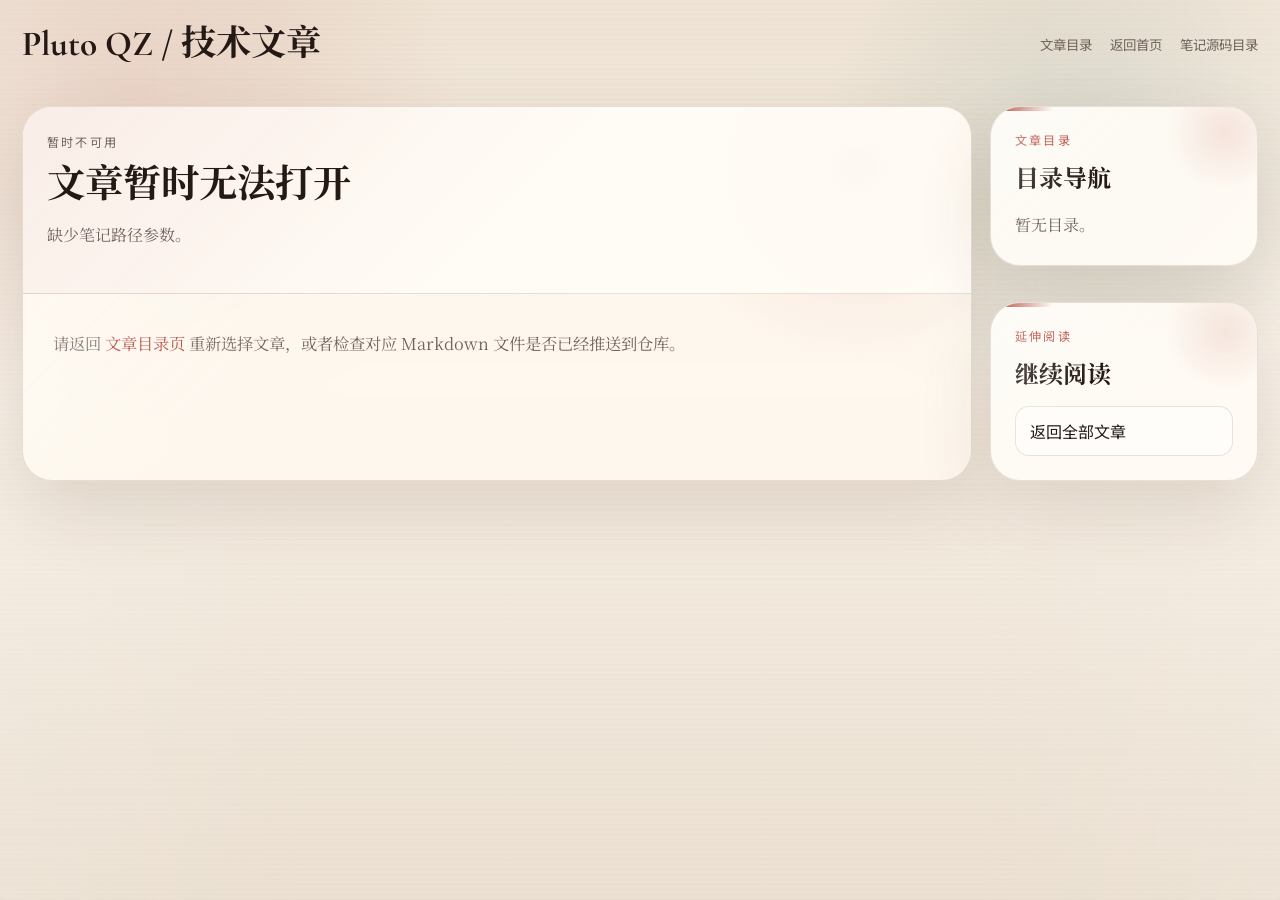
<file: note.html>
<!DOCTYPE html>
<html lang="zh-CN">
<head>
    <meta charset="utf-8">
    <meta name="viewport" content="width=device-width, initial-scale=1">
    <title>Pluto QZ | 技术文章</title>
    <meta name="description" content="Pluto QZ 的单篇技术文章页面，聚焦大模型、智能体与计算机相关内容。">
    <link rel="preconnect" href="https://fonts.googleapis.com">
    <link rel="preconnect" href="https://fonts.gstatic.com" crossorigin>
    <link href="https://fonts.googleapis.com/css2?family=Cormorant+Garamond:wght@500;600;700&family=Noto+Sans+SC:wght@400;500;700&family=Noto+Serif+SC:wght@400;500;600;700&display=swap" rel="stylesheet">
    <link rel="stylesheet" href="notes.css">
</head>
<body class="note-view-page">
    <div class="notes-page">
        <header class="notes-topbar">
            <a class="notes-brand" href="index.html">Pluto QZ / 技术文章</a>
            <nav class="notes-nav">
                <a href="notes.html">文章目录</a>
                <a href="index.html">返回首页</a>
                <a href="https://github.com/plutoqz/plutoqz.github.io/tree/main/notes" target="_blank" rel="noreferrer">笔记源码目录</a>
            </nav>
        </header>

        <main class="note-layout">
            <section class="note-article-shell">
                <div class="note-meta-band">
                    <p class="eyebrow" id="note-category">正在载入</p>
                    <h1 id="note-title">正在读取文章...</h1>
                    <p id="note-summary">请稍等，页面正在载入文章内容。</p>
                    <div class="note-meta" id="note-meta"></div>
                </div>
                <article class="markdown-body" id="note-article" aria-live="polite"></article>
            </section>

            <aside class="note-sidebar">
                <section class="sidebar-card">
                    <p class="eyebrow">文章目录</p>
                    <h2>目录导航</h2>
                    <div class="toc-list" id="toc-list"></div>
                </section>
                <section class="sidebar-card">
                    <p class="eyebrow">延伸阅读</p>
                    <h2>继续阅读</h2>
                    <div class="related-list" id="related-list"></div>
                </section>
            </aside>
        </main>
    </div>

    <script src="assets/lib/marked.min.js"></script>
    <script src="notes-common.js"></script>
    <script src="note-view.js"></script>
</body>
</html>
</file>
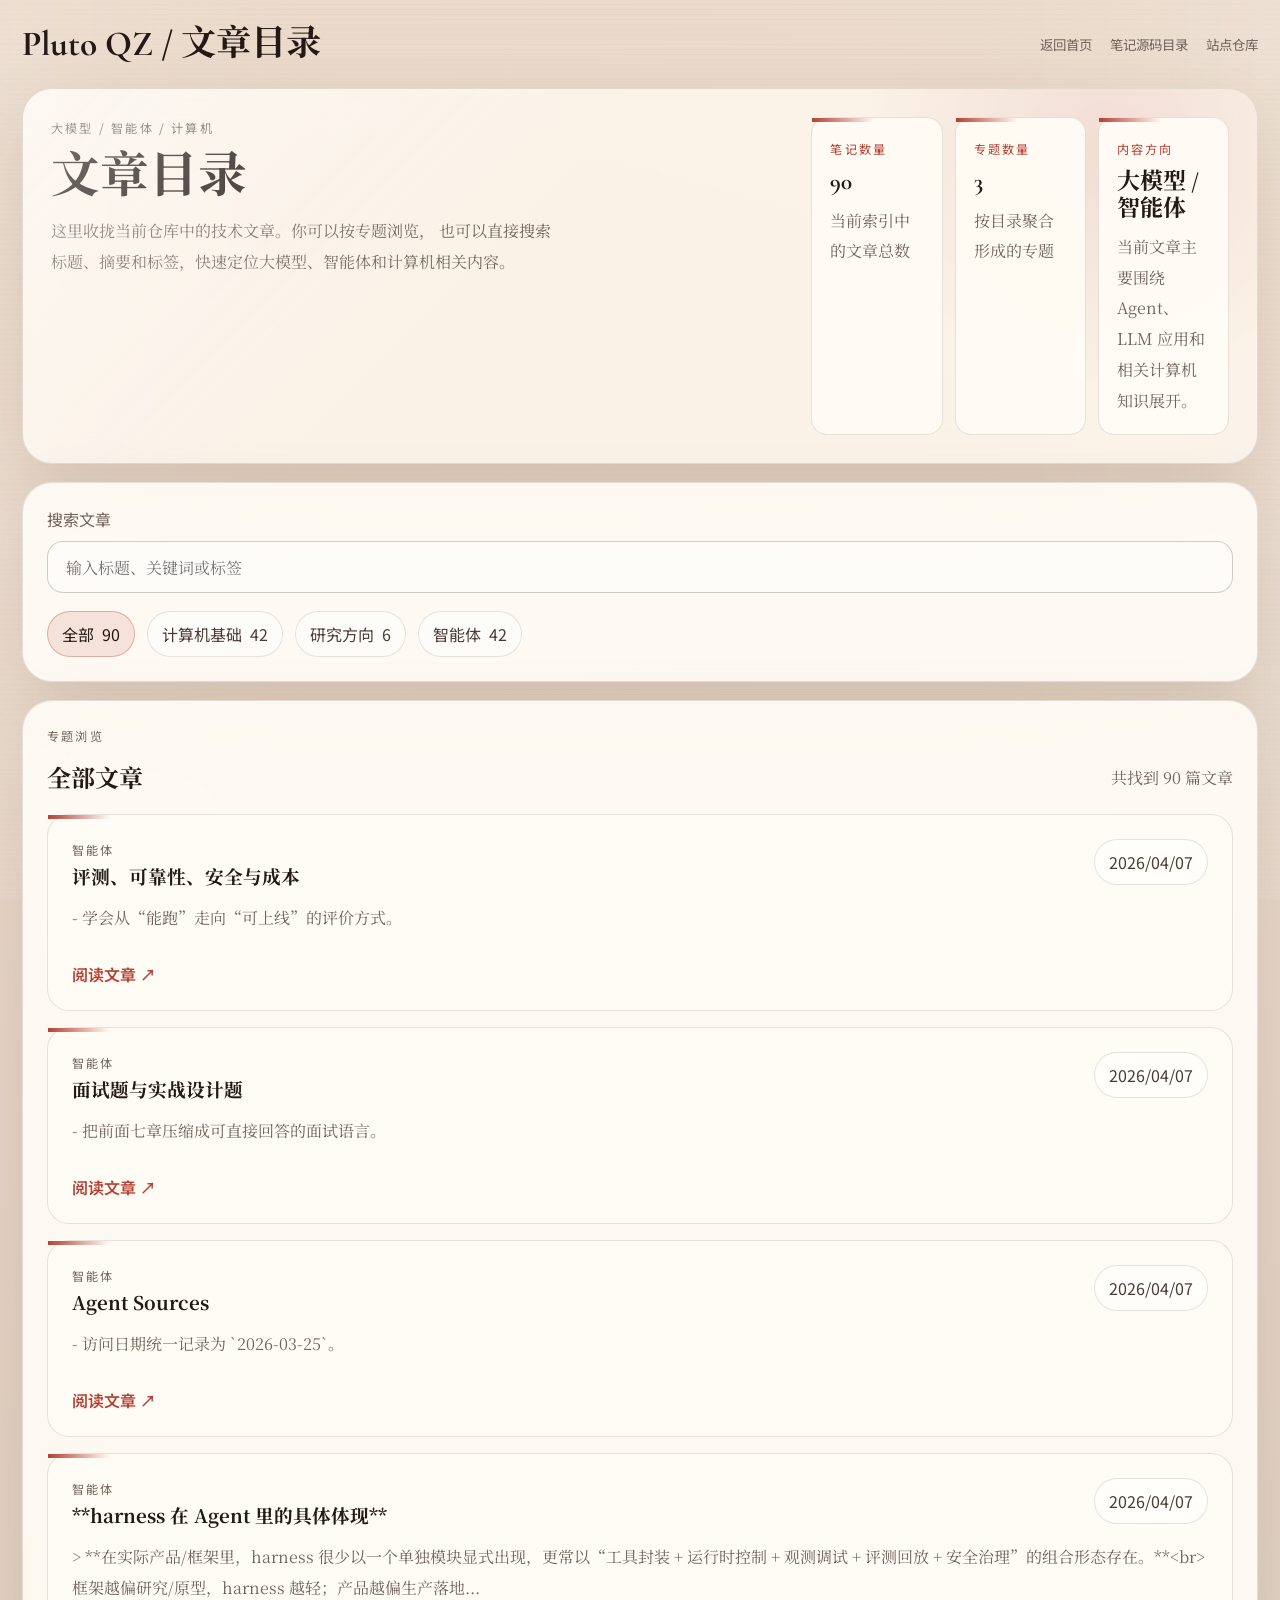
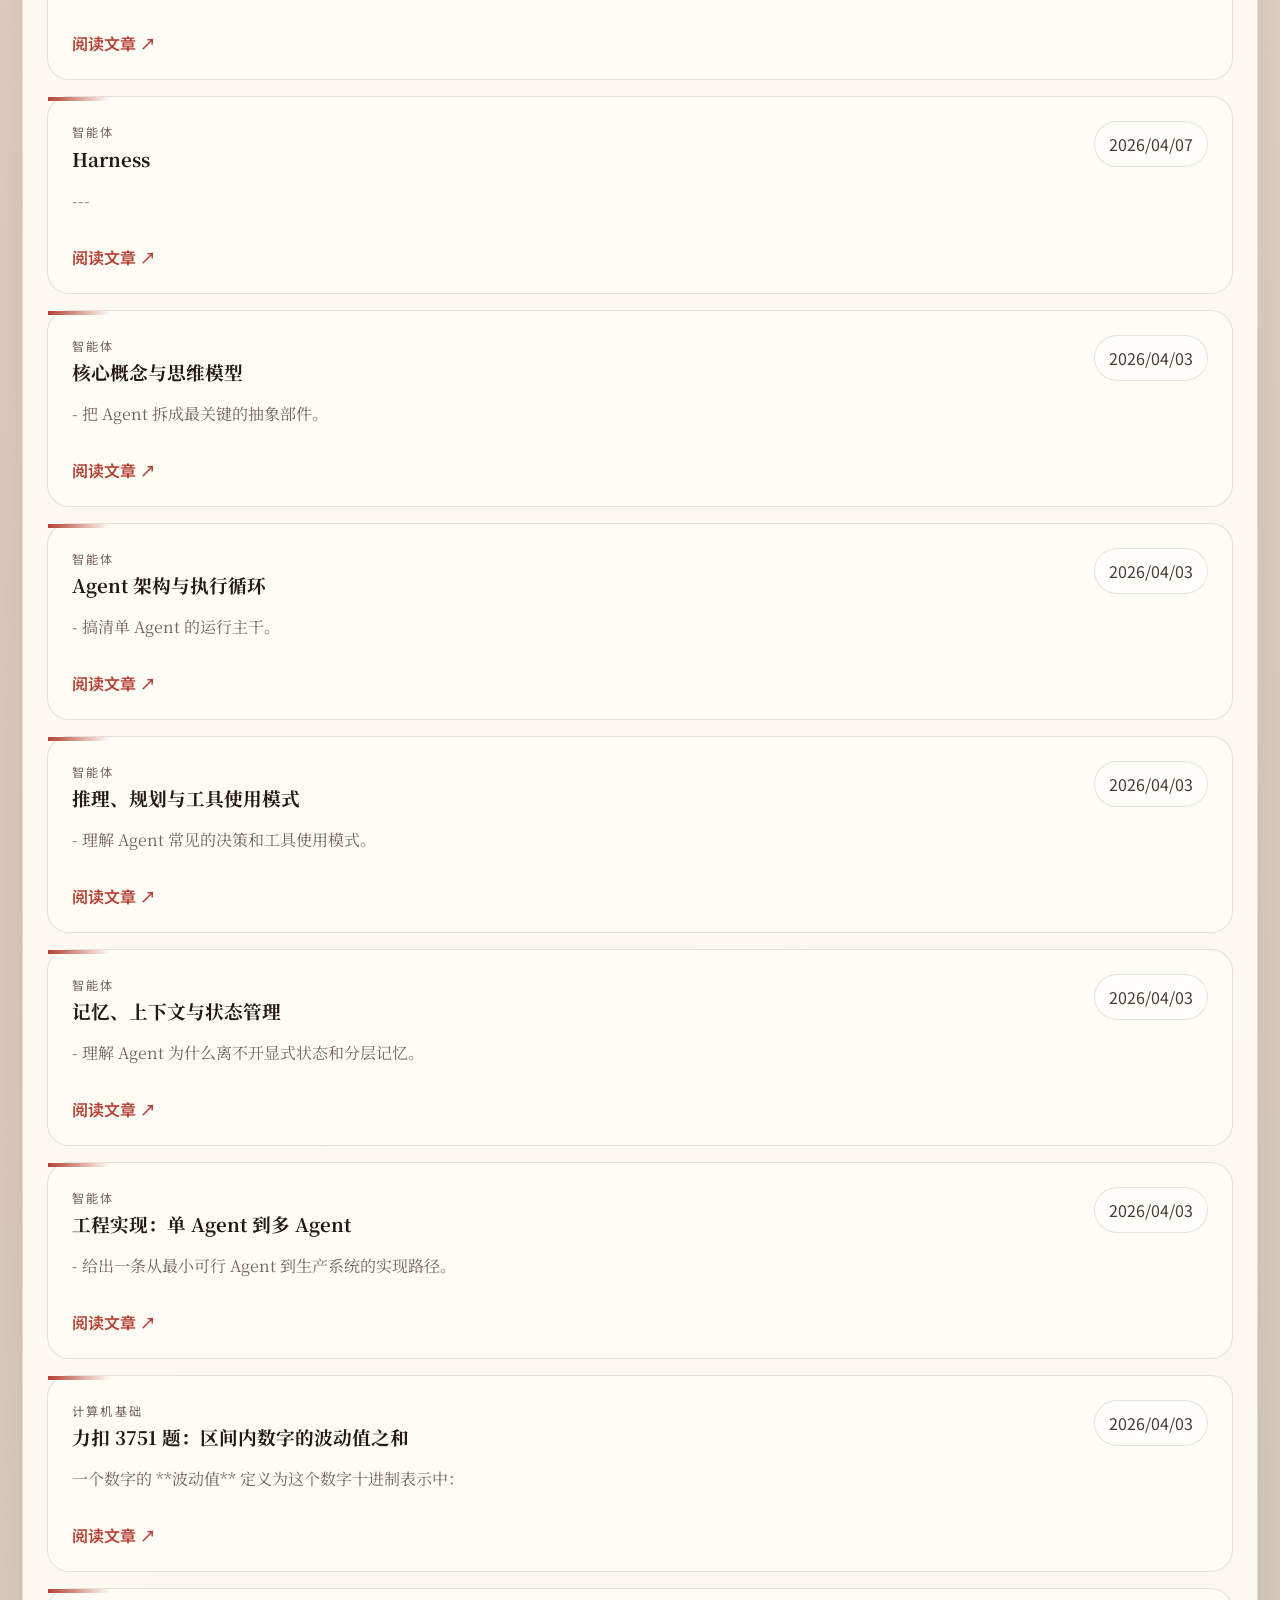
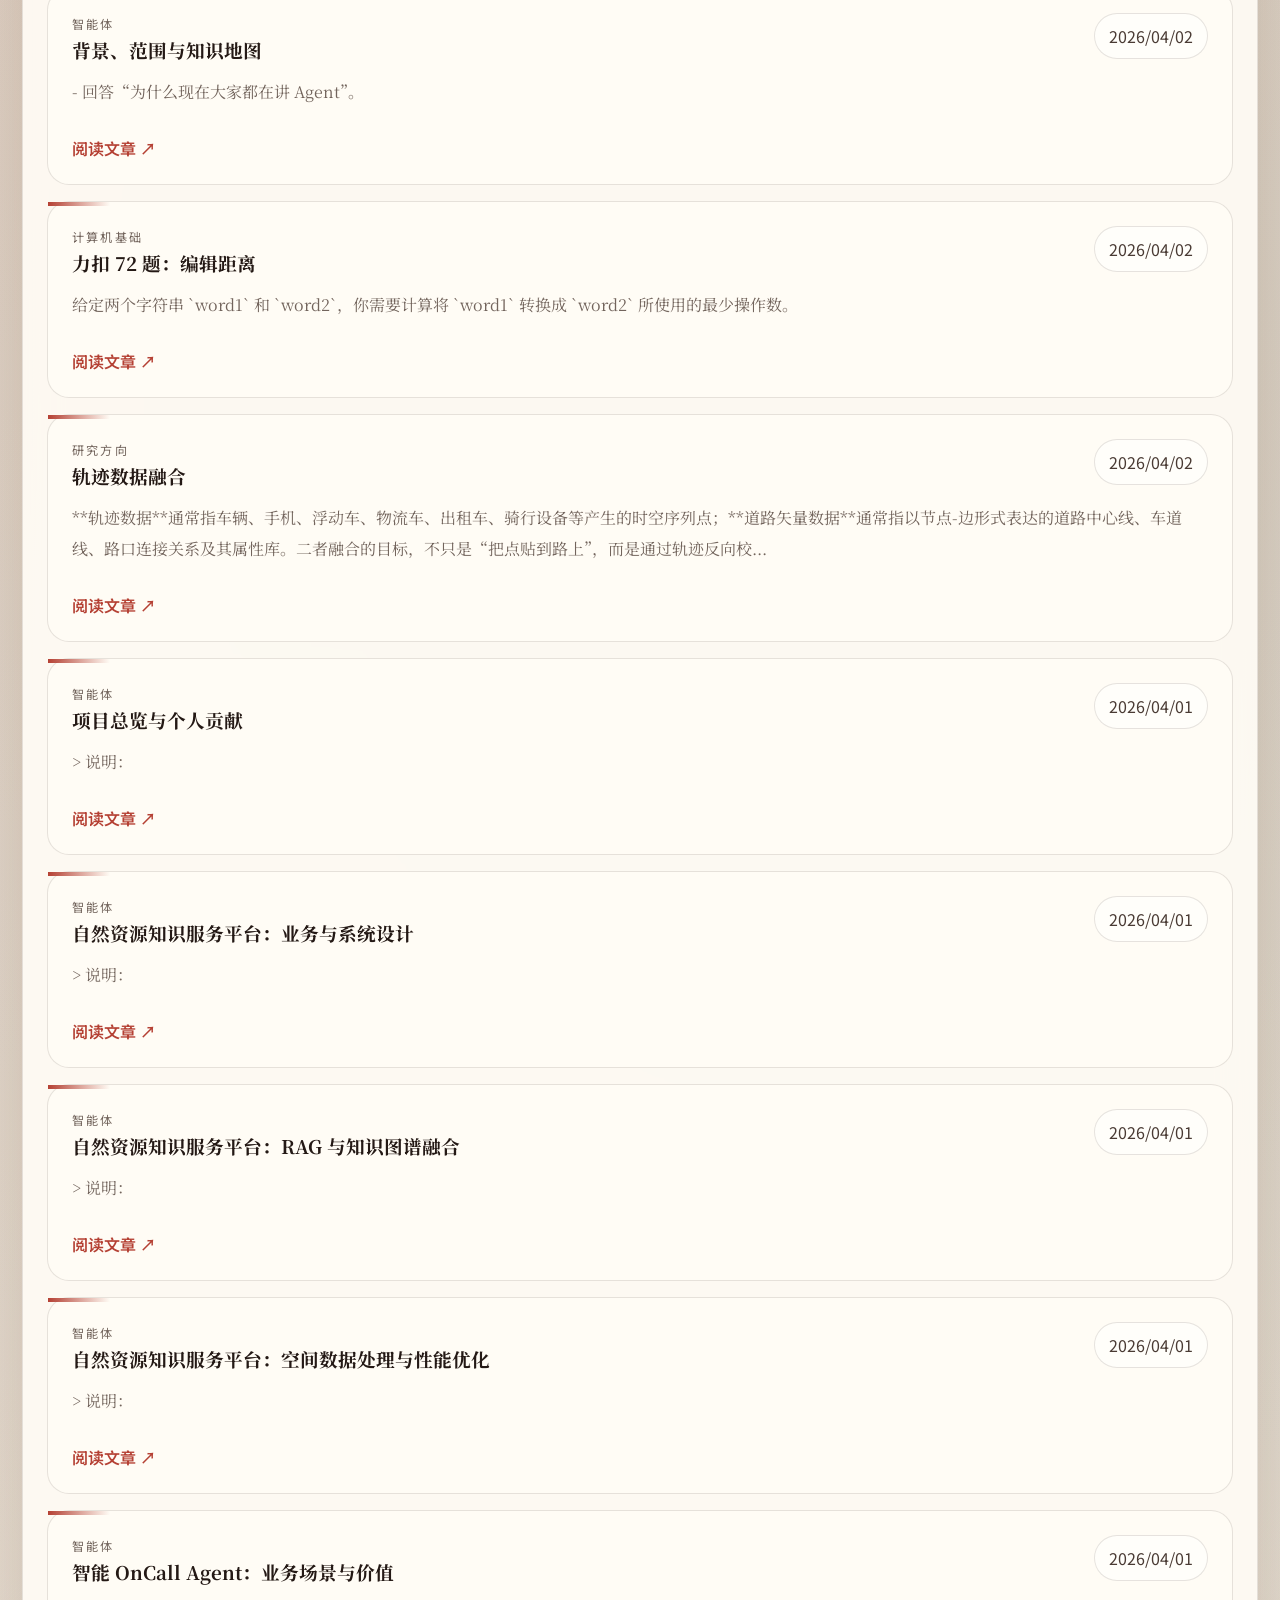
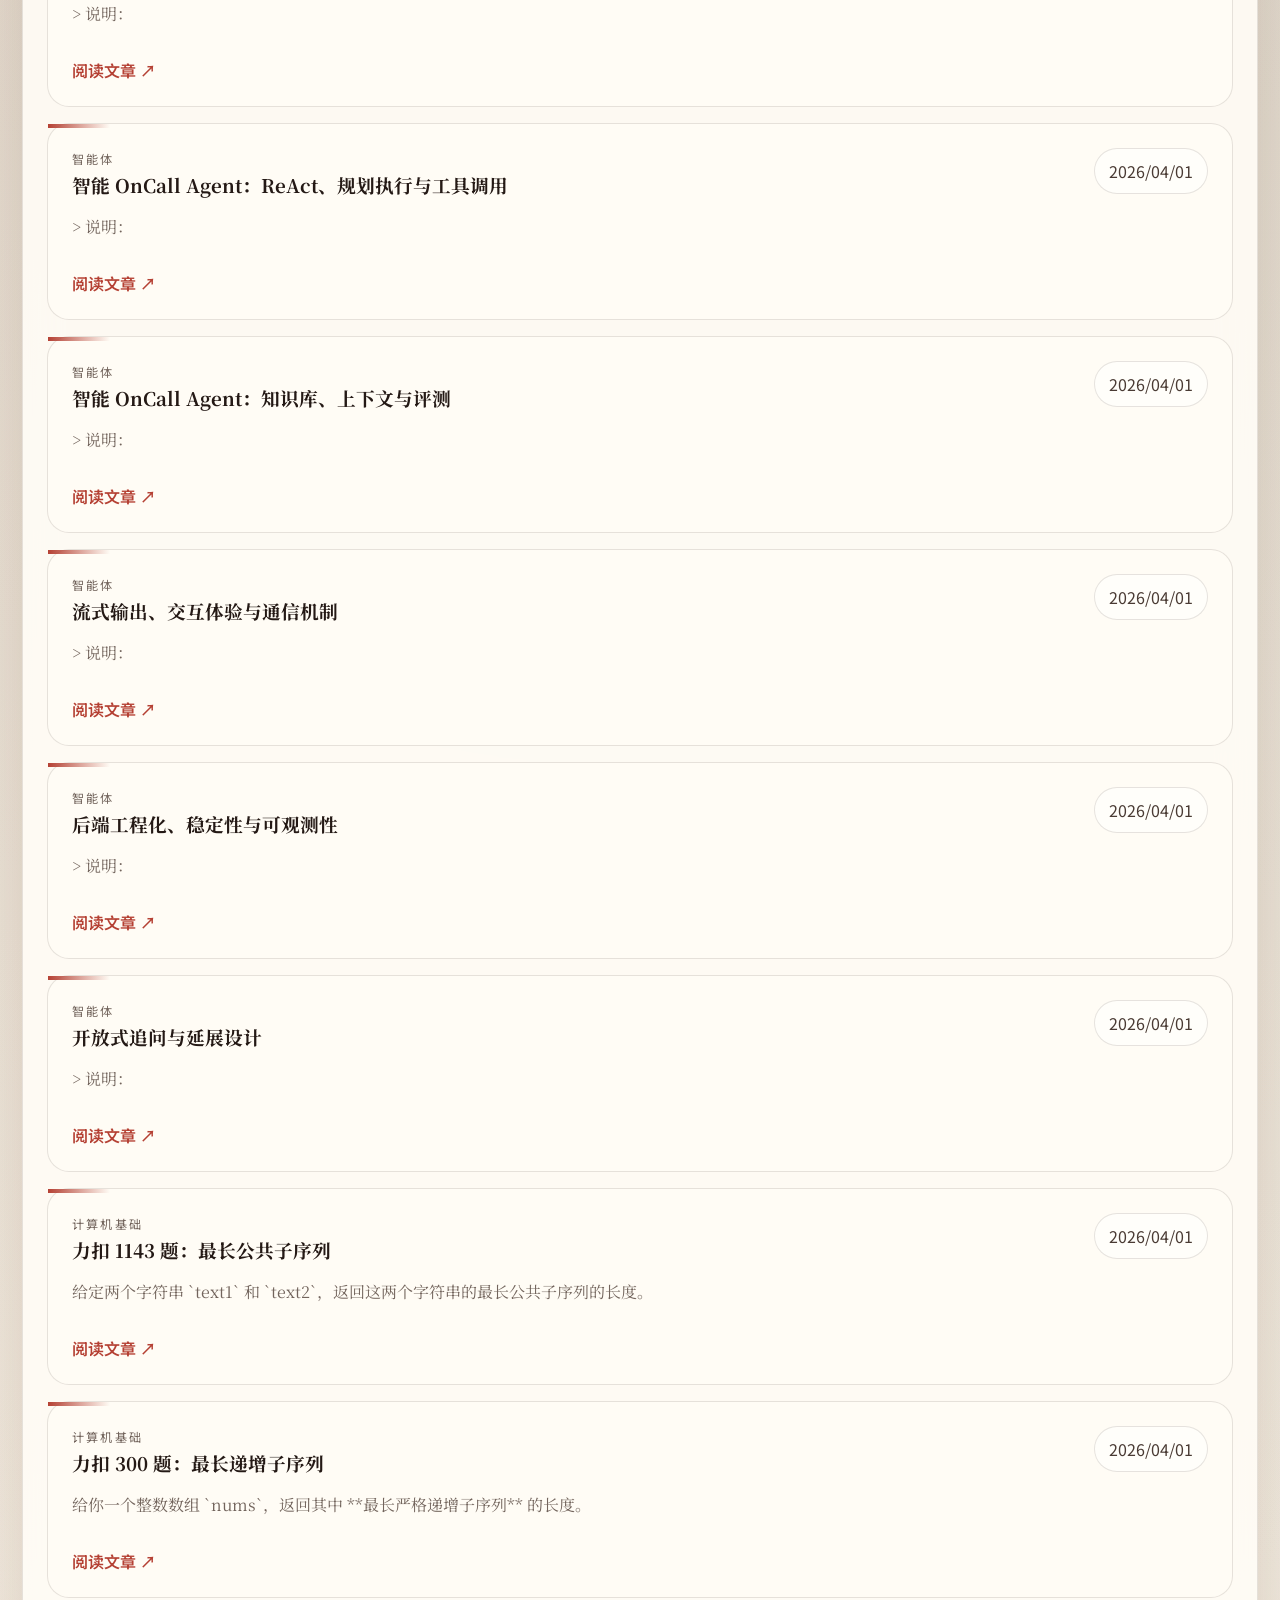
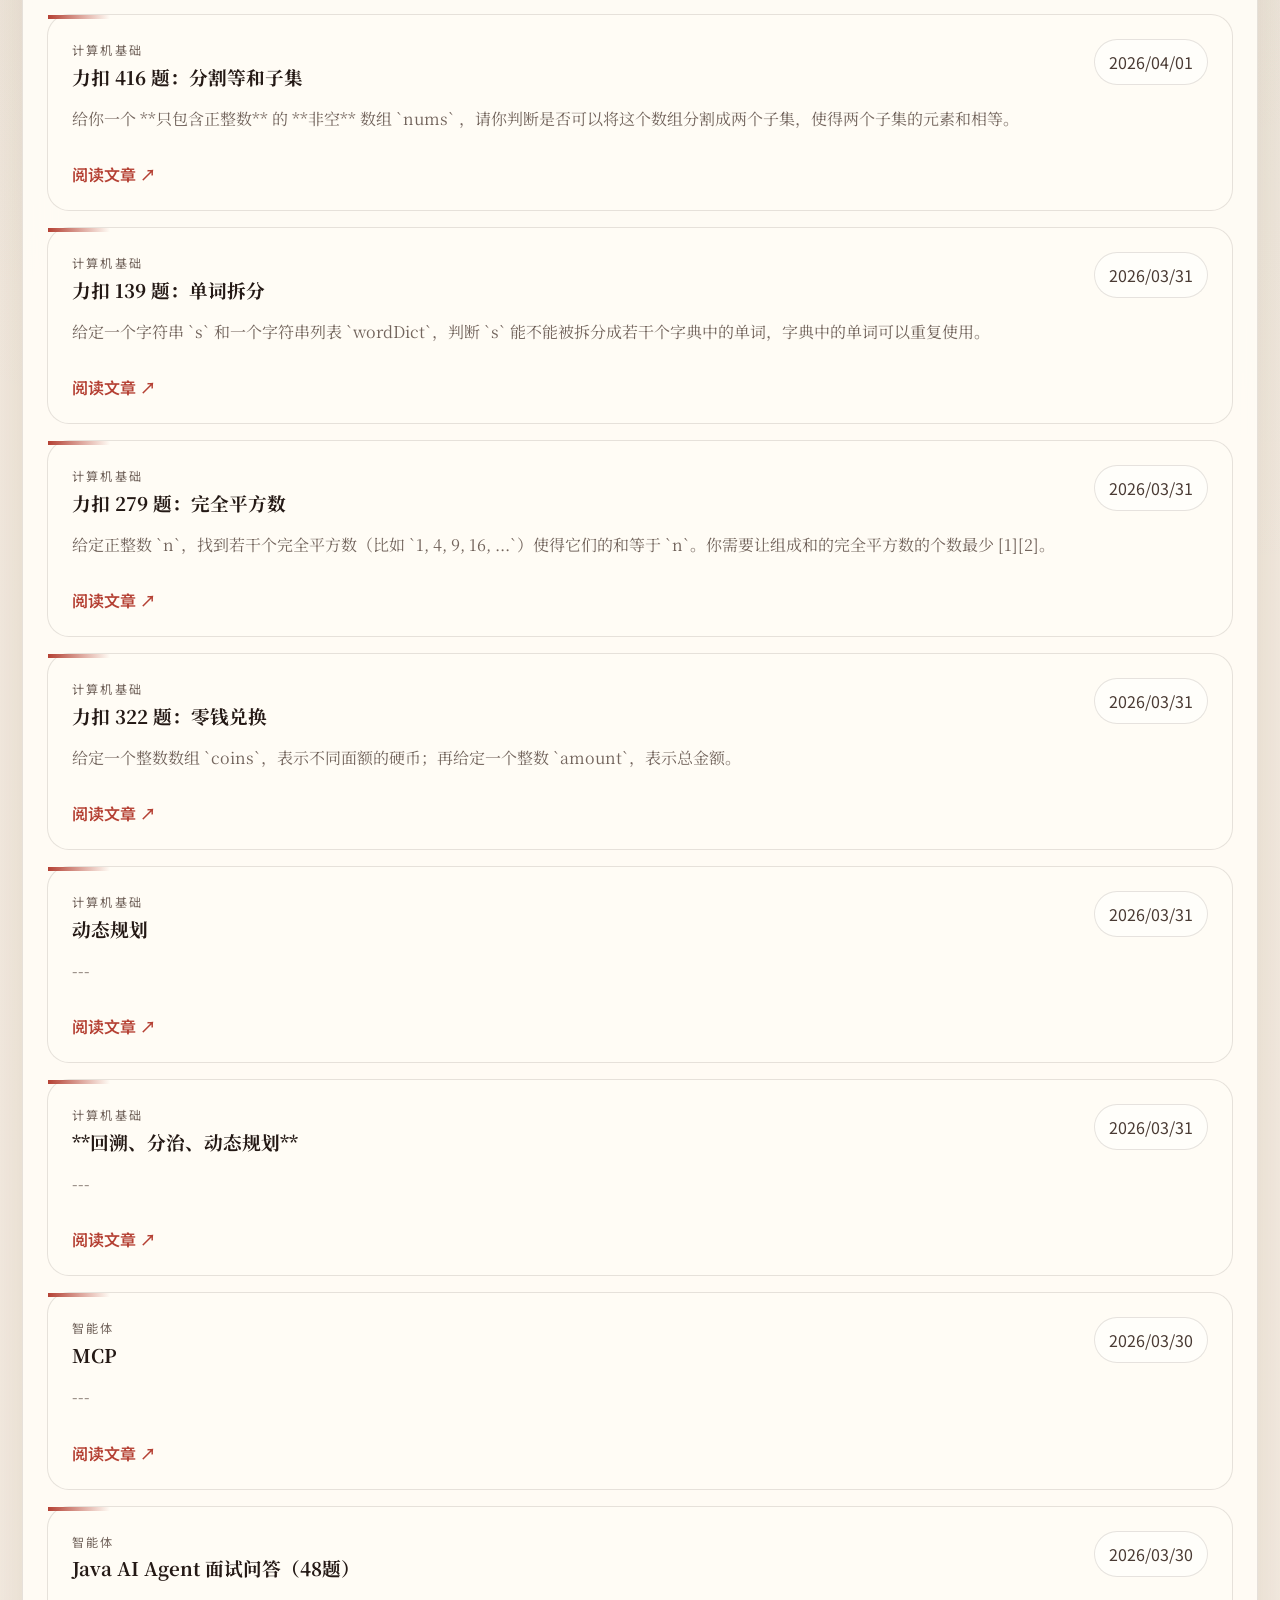
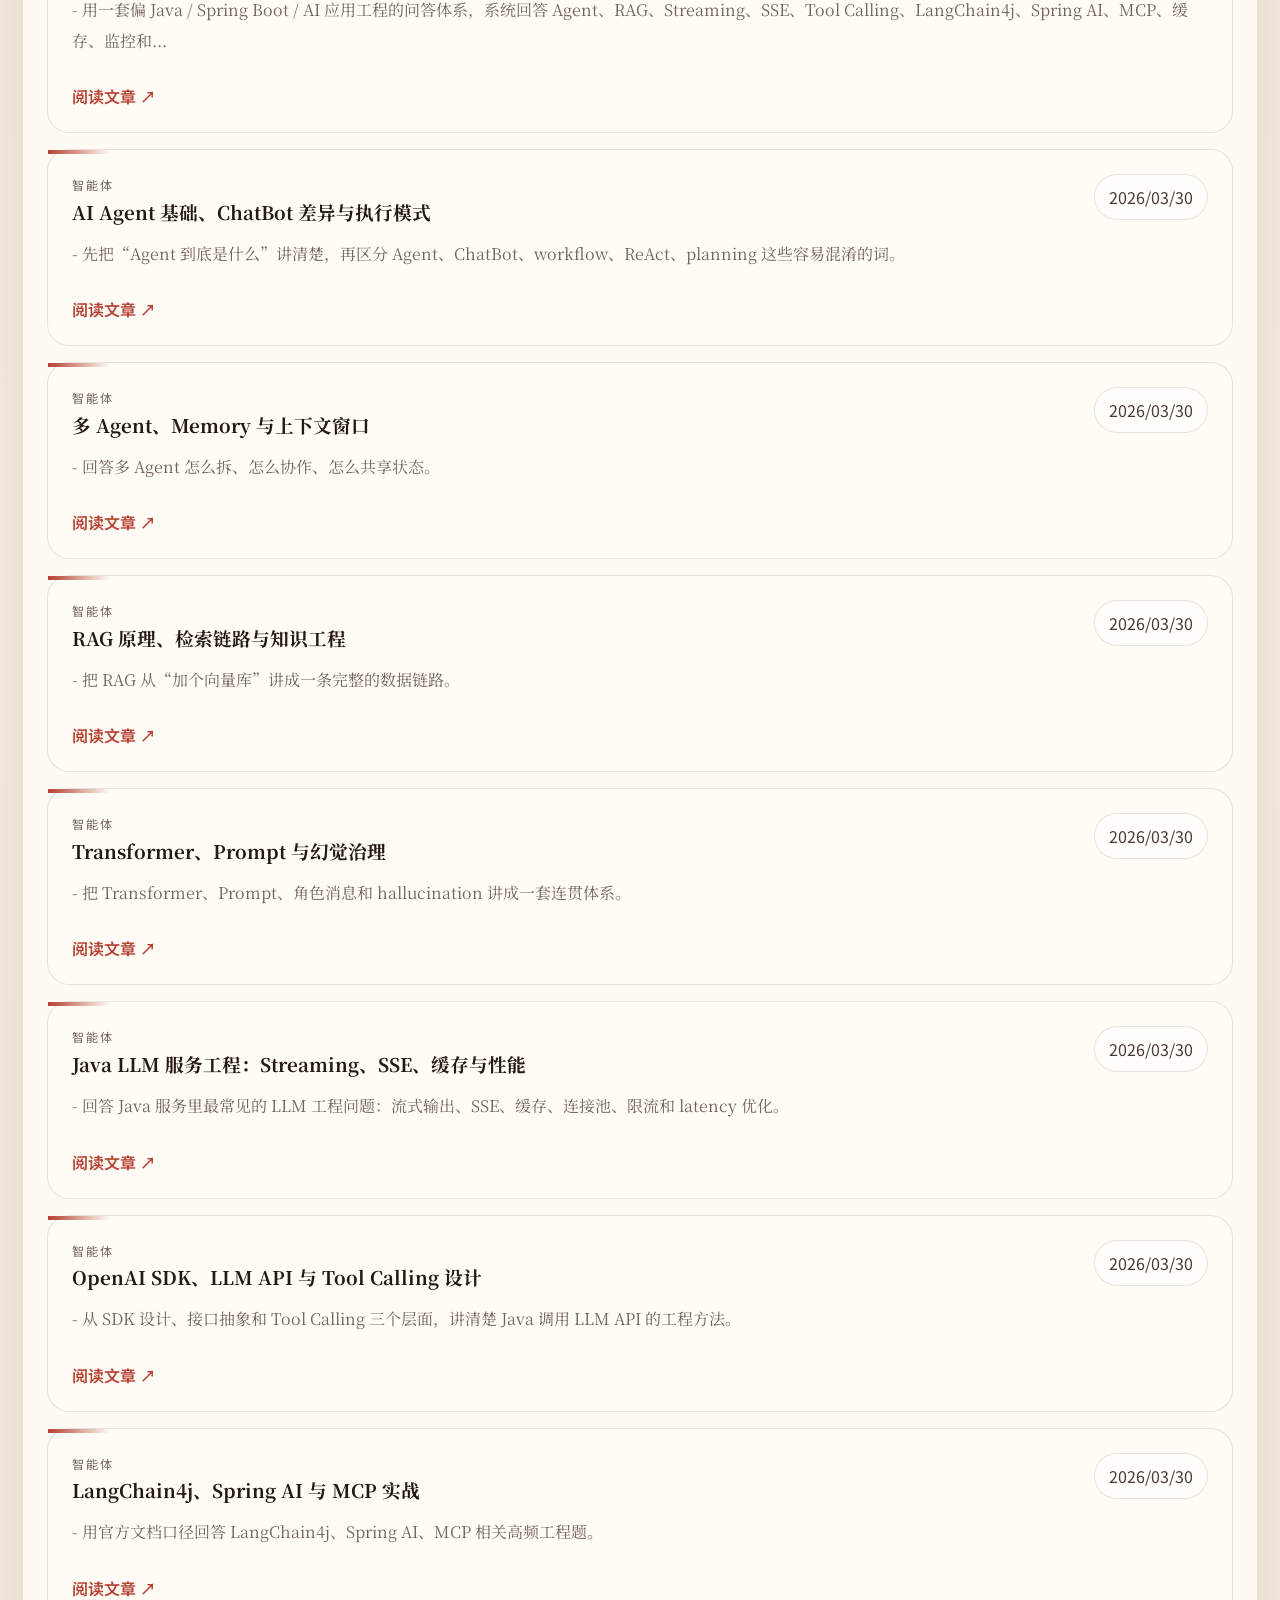
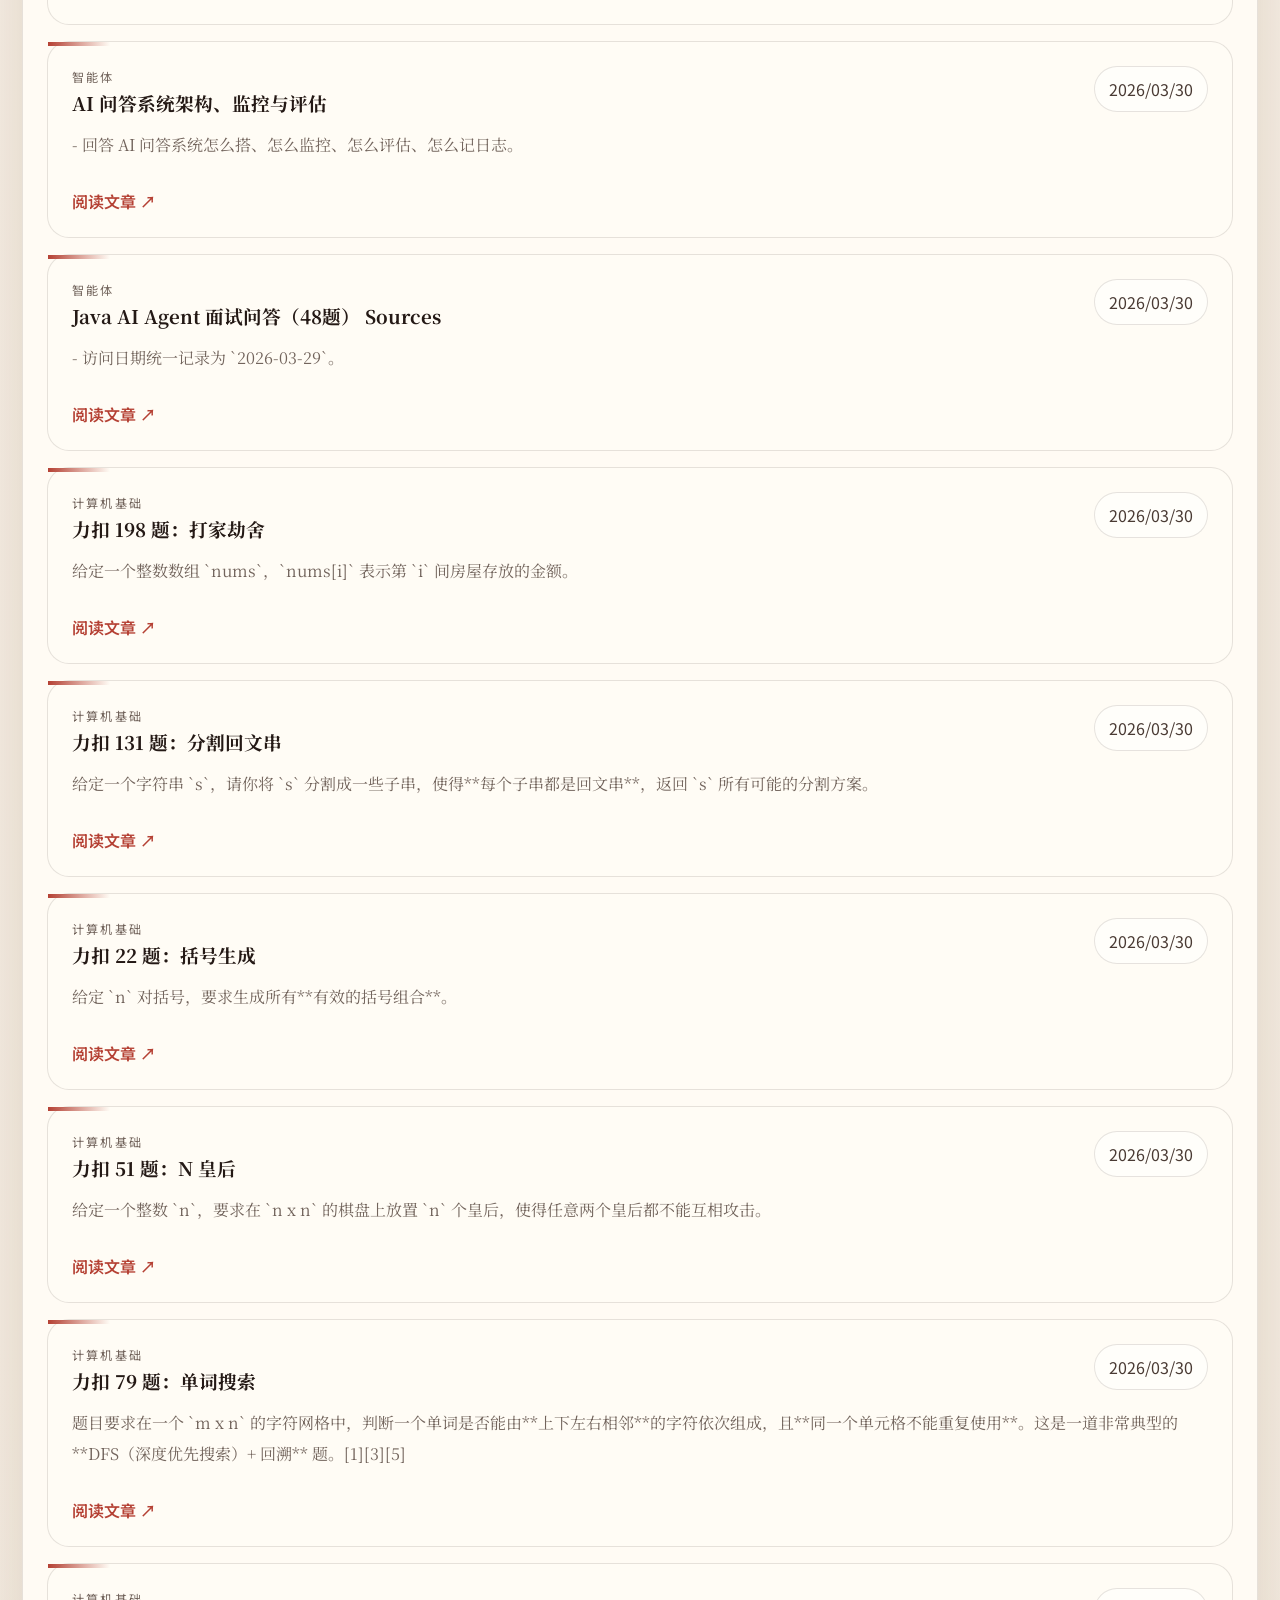
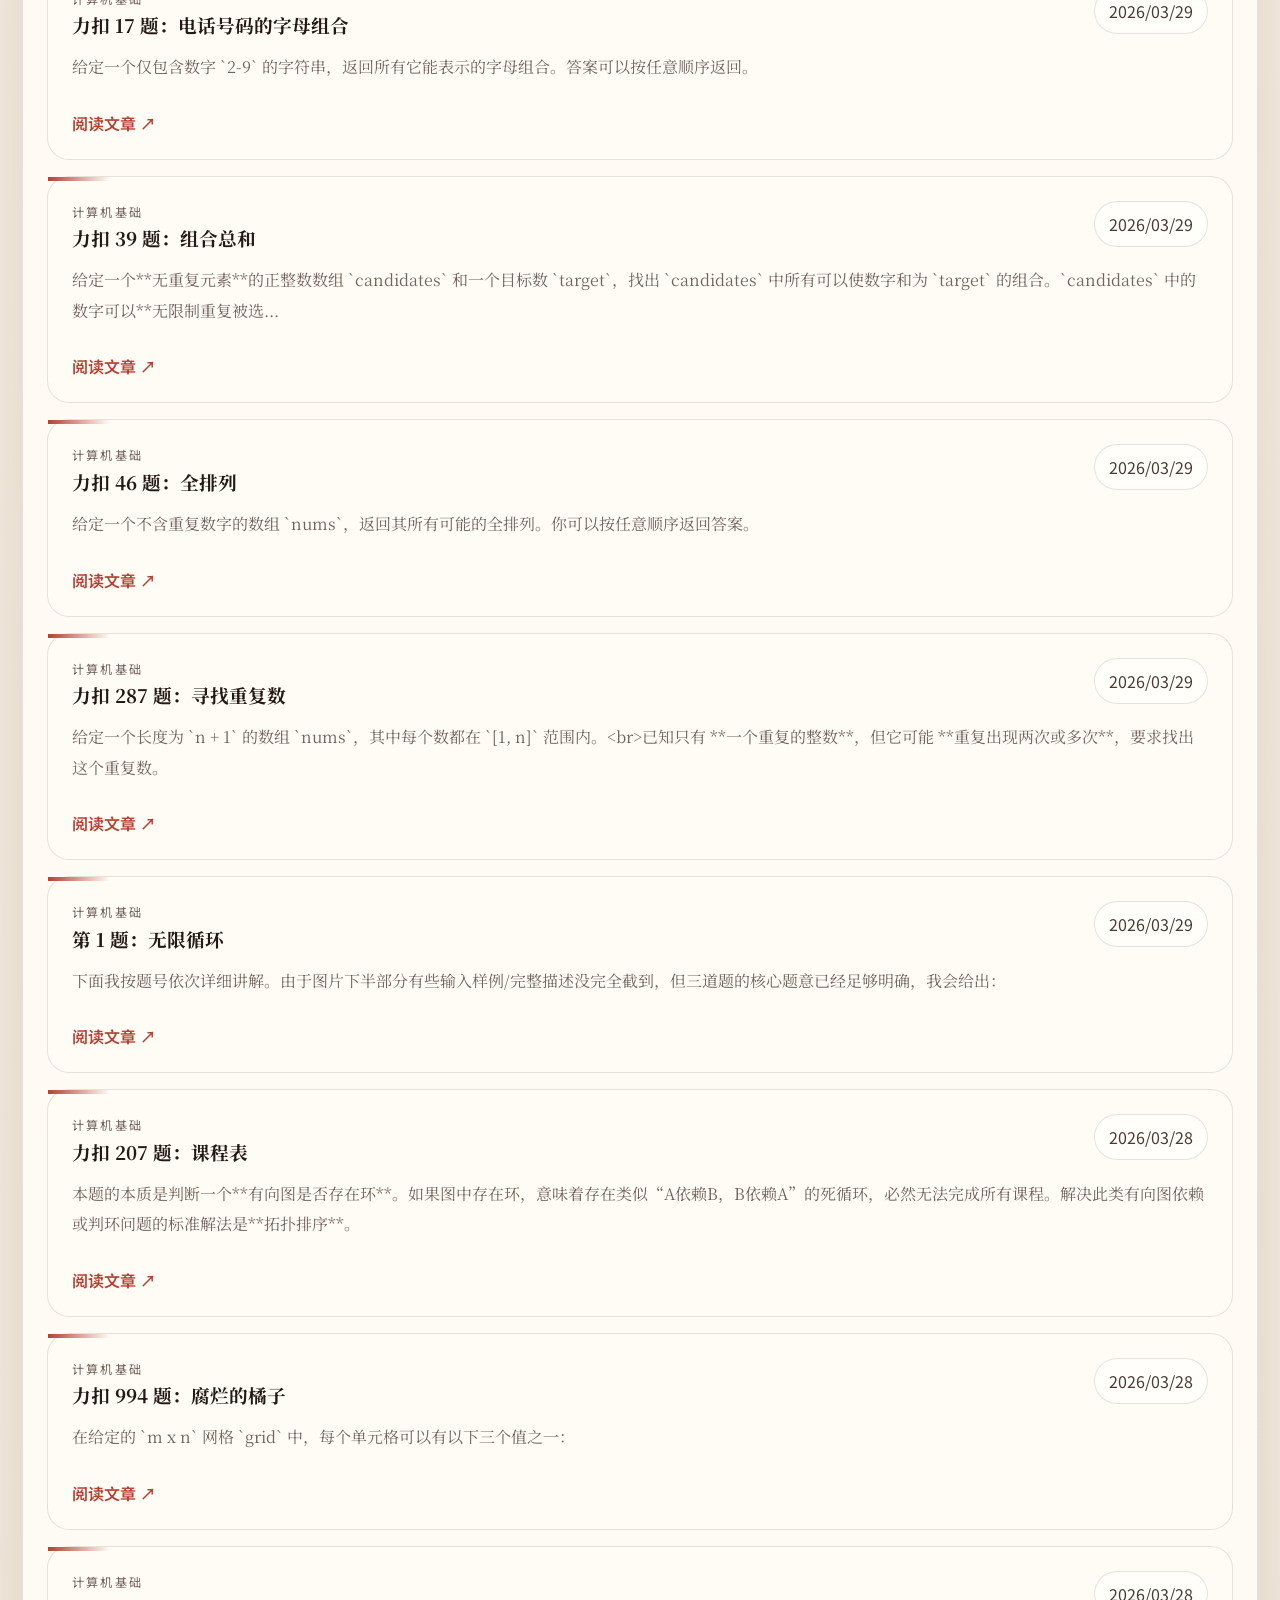
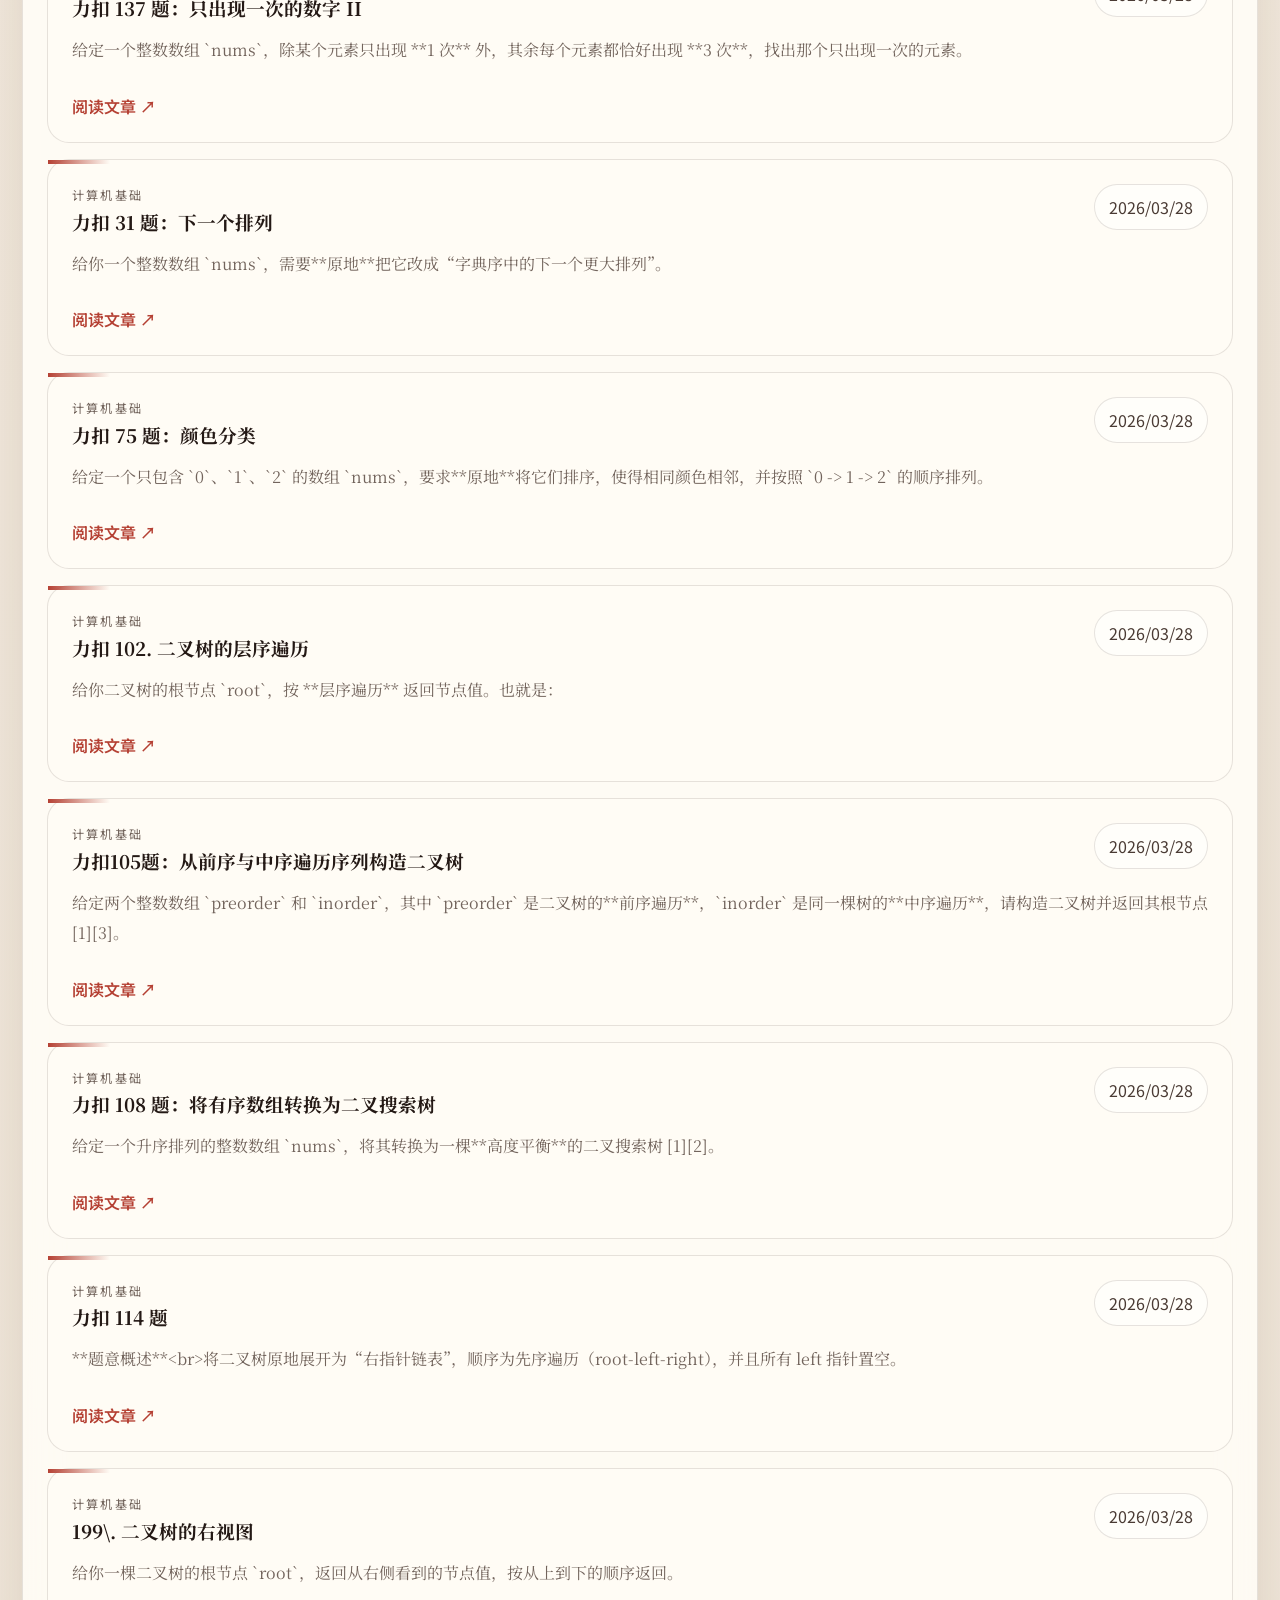
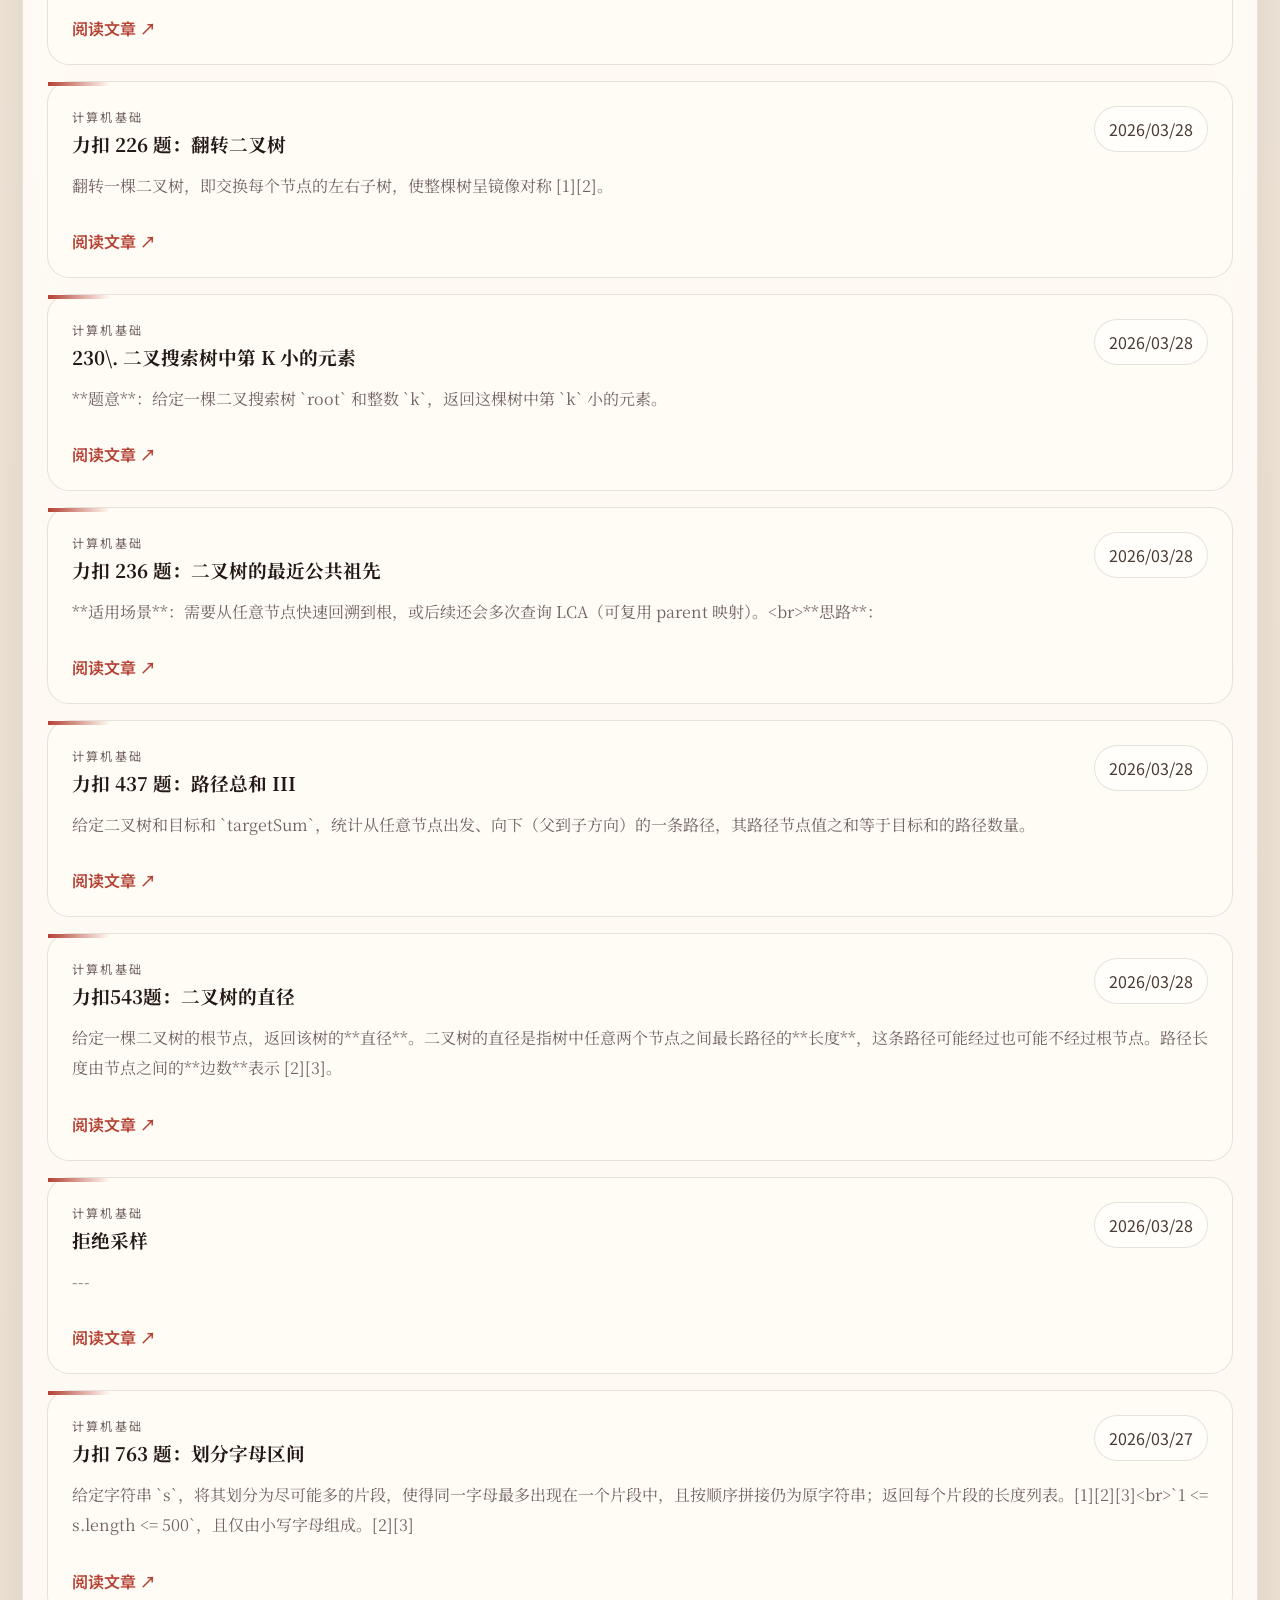
<file: notes.html>
<!DOCTYPE html>
<html lang="zh-CN">
<head>
    <meta charset="utf-8">
    <meta name="viewport" content="width=device-width, initial-scale=1">
    <title>Pluto QZ | 大模型与智能体文章目录</title>
    <meta name="description" content="Pluto QZ 的文章目录，聚焦大模型、智能体与计算机相关内容。">
    <link rel="preconnect" href="https://fonts.googleapis.com">
    <link rel="preconnect" href="https://fonts.gstatic.com" crossorigin>
    <link href="https://fonts.googleapis.com/css2?family=Cormorant+Garamond:wght@500;600;700&family=Noto+Sans+SC:wght@400;500;700&family=Noto+Serif+SC:wght@400;500;600;700&display=swap" rel="stylesheet">
    <link rel="stylesheet" href="notes.css">
</head>
<body>
    <div class="notes-page">
        <header class="notes-topbar">
            <a class="notes-brand" href="index.html">Pluto QZ / 文章目录</a>
            <nav class="notes-nav">
                <a href="index.html">返回首页</a>
                <a href="https://github.com/plutoqz/plutoqz.github.io/tree/main/notes" target="_blank" rel="noreferrer">笔记源码目录</a>
                <a href="https://github.com/plutoqz/plutoqz.github.io" target="_blank" rel="noreferrer">站点仓库</a>
            </nav>
        </header>

        <main>
            <section class="notes-hero">
                <div class="notes-hero-copy">
                    <p class="eyebrow">大模型 / 智能体 / 计算机</p>
                    <h1>文章目录</h1>
                    <p>
                        这里收拢当前仓库中的技术文章。你可以按专题浏览，
                        也可以直接搜索标题、摘要和标签，快速定位大模型、智能体和计算机相关内容。
                    </p>
                </div>
                <div class="notes-hero-panel">
                    <div class="notes-stat">
                        <span class="eyebrow">笔记数量</span>
                        <strong id="total-notes">0</strong>
                        <p>当前索引中的文章总数</p>
                    </div>
                    <div class="notes-stat">
                        <span class="eyebrow">专题数量</span>
                        <strong id="total-categories">0</strong>
                        <p>按目录聚合形成的专题</p>
                    </div>
                    <div class="notes-stat">
                        <span class="eyebrow">内容方向</span>
                        <strong>大模型 / 智能体</strong>
                        <p>当前文章主要围绕 Agent、LLM 应用和相关计算机知识展开。</p>
                    </div>
                </div>
            </section>

            <section class="notes-controls">
                <label class="search-box" for="notes-search">
                    <span>搜索文章</span>
                    <input id="notes-search" type="search" placeholder="输入标题、关键词或标签">
                </label>
                <div class="category-bar" id="category-bar" aria-live="polite"></div>
            </section>

            <section class="notes-list-section">
                <div class="notes-list-head">
                    <div>
                        <p class="eyebrow">专题浏览</p>
                        <h2 id="notes-result-title">全部文章</h2>
                    </div>
                    <p id="notes-result-meta">正在读取笔记清单...</p>
                </div>
                <div class="notes-grid" id="notes-grid" aria-live="polite"></div>
            </section>
        </main>
    </div>

    <script src="notes-common.js"></script>
    <script src="notes.js"></script>
</body>
</html>
</file>
<file: notes.css>
:root {
    --paper: #f5ede0;
    --paper-soft: rgba(255, 249, 240, 0.78);
    --paper-strong: rgba(255, 252, 246, 0.92);
    --ink: #241915;
    --muted: #72645c;
    --line: rgba(49, 34, 24, 0.12);
    --line-strong: rgba(49, 34, 24, 0.22);
    --accent: #b54134;
    --accent-soft: rgba(181, 65, 52, 0.11);
    --shadow: 0 28px 72px rgba(85, 56, 31, 0.14);
    --radius-lg: 30px;
    --radius-md: 22px;
    --radius-sm: 16px;
    --max-width: 1240px;
}

* {
    box-sizing: border-box;
}

html,
body {
    margin: 0;
    min-height: 100vh;
    background:
        radial-gradient(circle at 10% 12%, rgba(181, 65, 52, 0.12), transparent 24%),
        radial-gradient(circle at 84% 18%, rgba(31, 102, 94, 0.12), transparent 20%),
        linear-gradient(180deg, #eee3d4 0%, #f7efe5 42%, #ebe0d1 100%);
    color: var(--ink);
    font-family: "Noto Serif SC", "Songti SC", serif;
}

body {
    position: relative;
    overflow-x: hidden;
}

body::before {
    content: "";
    position: fixed;
    inset: 0;
    pointer-events: none;
    background:
        linear-gradient(90deg, rgba(255, 255, 255, 0.16), transparent 24%, transparent 76%, rgba(255, 255, 255, 0.16)),
        repeating-linear-gradient(0deg, rgba(73, 52, 39, 0.025) 0, rgba(73, 52, 39, 0.025) 1px, transparent 1px, transparent 5px);
    opacity: 0.74;
}

a {
    color: inherit;
    text-decoration: none;
}

input,
button {
    font: inherit;
}

code {
    padding: 0.12em 0.42em;
    border-radius: 8px;
    background: rgba(36, 25, 21, 0.08);
    font-family: "Noto Sans SC", "Microsoft YaHei", sans-serif;
    font-size: 0.92em;
}

.notes-page {
    position: relative;
    z-index: 1;
    width: min(calc(100% - 44px), var(--max-width));
    margin: 0 auto;
    padding: 28px 0 42px;
}

.notes-topbar {
    display: flex;
    align-items: center;
    justify-content: space-between;
    gap: 18px;
    margin-bottom: 28px;
}

.notes-brand,
.eyebrow,
.notes-nav a,
.note-link,
.related-link,
.toc-item,
.category-chip,
.note-meta span,
.search-box span {
    font-family: "Noto Sans SC", "Microsoft YaHei", sans-serif;
}

.notes-brand {
    font-family: "Cormorant Garamond", "Noto Serif SC", serif;
    font-size: 2.2rem;
    font-weight: 700;
    line-height: 0.92;
}

.notes-nav {
    display: flex;
    gap: 18px;
    flex-wrap: wrap;
}

.notes-nav a {
    color: var(--muted);
    font-size: 0.84rem;
    transition: color 180ms ease, transform 180ms ease;
}

.notes-nav a:hover,
.note-link:hover,
.related-link:hover,
.toc-item:hover {
    color: var(--accent);
    transform: translateY(-1px);
}

.notes-hero,
.notes-controls,
.notes-list-section,
.note-article-shell,
.sidebar-card {
    position: relative;
    overflow: hidden;
    border-radius: var(--radius-lg);
    border: 1px solid var(--line);
    background: var(--paper-soft);
    backdrop-filter: blur(18px);
    box-shadow: var(--shadow);
}

.notes-hero::before,
.note-article-shell::before,
.sidebar-card::before {
    content: "";
    position: absolute;
    inset: 0;
    background:
        linear-gradient(135deg, rgba(255, 255, 255, 0.4), transparent 40%),
        radial-gradient(circle at 88% 16%, rgba(181, 65, 52, 0.12), transparent 22%);
    pointer-events: none;
}

.notes-hero {
    display: grid;
    grid-template-columns: minmax(0, 0.64fr) minmax(280px, 0.36fr);
    gap: 18px;
    padding: 28px;
}

.eyebrow {
    color: var(--accent);
    letter-spacing: 0.18em;
    font-size: 0.76rem;
}

h1,
h2,
h3,
p {
    margin: 0;
}

.notes-hero h1,
.note-meta-band h1 {
    margin-top: 12px;
    font-family: "Cormorant Garamond", "Noto Serif SC", serif;
    line-height: 0.98;
    overflow-wrap: anywhere;
}

.notes-hero h1 {
    font-size: clamp(2.2rem, 3.8vw, 3.4rem);
    max-width: none;
}

.note-meta-band h1 {
    font-size: clamp(1.9rem, 3vw, 2.9rem);
    max-width: none;
}

.notes-hero p,
.notes-list-head p,
.note-meta-band p,
.note-card p,
.notes-stat p,
.markdown-body p,
.markdown-body li,
.toc-list p,
.related-link span {
    color: var(--muted);
    line-height: 1.92;
    overflow-wrap: anywhere;
}

.notes-hero-copy p:last-child {
    margin-top: 16px;
    max-width: 56ch;
}

.notes-hero-panel {
    display: grid;
    grid-template-columns: repeat(3, minmax(0, 1fr));
    gap: 12px;
}

.notes-stat,
.note-card,
.sidebar-card,
.notes-controls,
.notes-list-section,
.note-meta-band {
    background: var(--paper-strong);
}

.notes-stat {
    position: relative;
    padding: 18px;
    border-radius: var(--radius-sm);
    border: 1px solid var(--line);
}

.notes-stat::before,
.note-card::before,
.sidebar-card::after {
    content: "";
    position: absolute;
    inset: 0 auto auto 0;
    width: 62px;
    height: 4px;
    background: linear-gradient(90deg, var(--accent), rgba(181, 65, 52, 0));
}

.notes-stat strong {
    display: block;
    margin: 10px 0 10px;
    font-family: "Cormorant Garamond", "Noto Serif SC", serif;
    font-size: clamp(1.2rem, 1.8vw, 1.65rem);
    line-height: 1.14;
    overflow-wrap: anywhere;
}

.notes-controls,
.notes-list-section,
.note-article-shell,
.sidebar-card {
    margin-top: 18px;
}

.notes-controls,
.notes-list-section,
.note-meta-band,
.sidebar-card,
.note-card {
    padding: 24px;
}

.search-box {
    display: grid;
    gap: 10px;
    margin-bottom: 18px;
}

.search-box span {
    color: var(--muted);
}

.search-box input {
    width: 100%;
    min-height: 52px;
    padding: 0 18px;
    border-radius: 16px;
    border: 1px solid var(--line-strong);
    background: rgba(255, 255, 255, 0.44);
    color: var(--ink);
    outline: none;
    transition: border-color 180ms ease, box-shadow 180ms ease, transform 180ms ease;
}

.search-box input:focus {
    border-color: rgba(181, 65, 52, 0.35);
    box-shadow: 0 0 0 4px rgba(181, 65, 52, 0.08);
    transform: translateY(-1px);
}

.category-bar,
.note-meta {
    display: flex;
    gap: 12px;
    flex-wrap: wrap;
}

.category-chip,
.note-meta span {
    display: inline-flex;
    align-items: center;
    gap: 8px;
    padding: 10px 14px;
    border-radius: 999px;
    border: 1px solid var(--line);
    background: rgba(255, 255, 255, 0.44);
    color: #4a3b34;
}

.category-chip {
    cursor: pointer;
    transition: border-color 180ms ease, background 180ms ease, color 180ms ease, transform 180ms ease;
}

.category-chip:hover {
    transform: translateY(-1px);
}

.category-chip.is-active {
    background: rgba(181, 65, 52, 0.12);
    border-color: rgba(181, 65, 52, 0.34);
    color: var(--ink);
}

.notes-list-head {
    display: flex;
    align-items: flex-end;
    justify-content: space-between;
    gap: 16px;
    margin-bottom: 20px;
}

.notes-list-head h2,
.sidebar-card h2 {
    margin-top: 10px;
    font-size: 1.5rem;
    overflow-wrap: anywhere;
}

.notes-grid {
    display: grid;
    grid-template-columns: 1fr;
    gap: 16px;
}

.note-card {
    position: relative;
    display: grid;
    gap: 14px;
    min-height: 0;
    border-radius: var(--radius-md);
    border: 1px solid var(--line);
}

.note-card header {
    display: flex;
    align-items: flex-start;
    justify-content: space-between;
    gap: 14px;
}

.note-card h3,
.related-link strong {
    overflow-wrap: anywhere;
}

.note-card-empty {
    grid-column: 1 / -1;
}

.note-link {
    width: fit-content;
    margin-top: auto;
    color: var(--accent);
    font-weight: 600;
    transition: color 180ms ease, transform 180ms ease;
}

.note-link::after {
    content: " ↗";
}

.note-layout {
    display: grid;
    grid-template-columns: minmax(0, 0.78fr) minmax(250px, 0.22fr);
    gap: 18px;
}

.note-article-shell {
    background: rgba(255, 249, 240, 0.84);
}

.note-meta-band {
    position: relative;
    border-bottom: 1px solid var(--line);
    background:
        linear-gradient(135deg, rgba(181, 65, 52, 0.08), transparent 52%),
        rgba(255, 252, 246, 0.88);
}

.note-meta-band #note-summary {
    margin: 16px 0 18px;
}

.note-sidebar {
    display: grid;
    gap: 18px;
    align-self: start;
    position: sticky;
    top: 18px;
}

.toc-list,
.related-list {
    display: grid;
    gap: 10px;
    margin-top: 16px;
}

.toc-item,
.related-link {
    border-radius: 14px;
    border: 1px solid var(--line);
    background: rgba(255, 255, 255, 0.44);
    transition: color 180ms ease, transform 180ms ease, border-color 180ms ease;
}

.toc-item {
    padding: 10px 12px;
    overflow-wrap: anywhere;
}

.toc-item.depth-h3 {
    margin-left: 12px;
}

.toc-item.depth-h4 {
    margin-left: 24px;
}

.related-link {
    display: grid;
    gap: 4px;
    padding: 12px 14px;
}

.related-link strong {
    color: var(--ink);
    font-size: 1rem;
}

.markdown-body {
    padding: 34px 30px 40px;
}

.markdown-body > :first-child {
    margin-top: 0;
}

.markdown-body h1,
.markdown-body h2,
.markdown-body h3,
.markdown-body h4 {
    margin: 1.4em 0 0.55em;
    line-height: 1.3;
    overflow-wrap: anywhere;
}

.markdown-body h1 {
    font-size: 2rem;
}

.markdown-body h2 {
    font-size: 1.58rem;
}

.markdown-body h3 {
    font-size: 1.24rem;
}

.markdown-body p,
.markdown-body ul,
.markdown-body ol,
.markdown-body blockquote,
.markdown-body pre,
.markdown-body table {
    margin: 0 0 1.2em;
}

.markdown-body p,
.markdown-body li {
    font-size: 1.02rem;
}

.markdown-body a {
    color: var(--accent);
    overflow-wrap: anywhere;
}

.markdown-body ul,
.markdown-body ol {
    padding-left: 1.45em;
}

.markdown-body blockquote {
    padding: 14px 16px;
    border-left: 3px solid var(--accent);
    background: rgba(181, 65, 52, 0.07);
    border-radius: 0 14px 14px 0;
}

.markdown-body pre {
    overflow: auto;
    padding: 16px;
    border-radius: 18px;
    border: 1px solid var(--line);
    background: #2c221d;
    color: #f8eee7;
}

.markdown-body code {
    padding: 0.14em 0.42em;
    border-radius: 8px;
    background: rgba(36, 25, 21, 0.08);
}

.markdown-body pre code {
    padding: 0;
    background: transparent;
    color: inherit;
}

.markdown-body table {
    width: 100%;
    border-collapse: collapse;
    border: 1px solid var(--line);
}

.markdown-body th,
.markdown-body td {
    padding: 10px 12px;
    border: 1px solid var(--line);
    text-align: left;
}

.markdown-body img {
    max-width: 100%;
    border-radius: 16px;
}

@media (max-width: 1080px) {
    .notes-hero,
    .note-layout,
    .notes-hero-panel {
        grid-template-columns: 1fr;
    }

    .note-sidebar {
        position: static;
    }
}

@media (max-width: 720px) {
    .notes-page {
        width: min(calc(100% - 24px), var(--max-width));
    }

    .notes-topbar {
        flex-direction: column;
        align-items: flex-start;
    }

    .notes-hero,
    .notes-controls,
    .notes-list-section,
    .note-meta-band,
    .sidebar-card,
    .note-card,
    .markdown-body {
        padding-left: 20px;
        padding-right: 20px;
    }

    .notes-hero h1,
    .note-meta-band h1 {
        font-size: 2rem;
    }

    .notes-list-head,
    .note-card header {
        display: grid;
        justify-content: stretch;
    }
}
</file>
